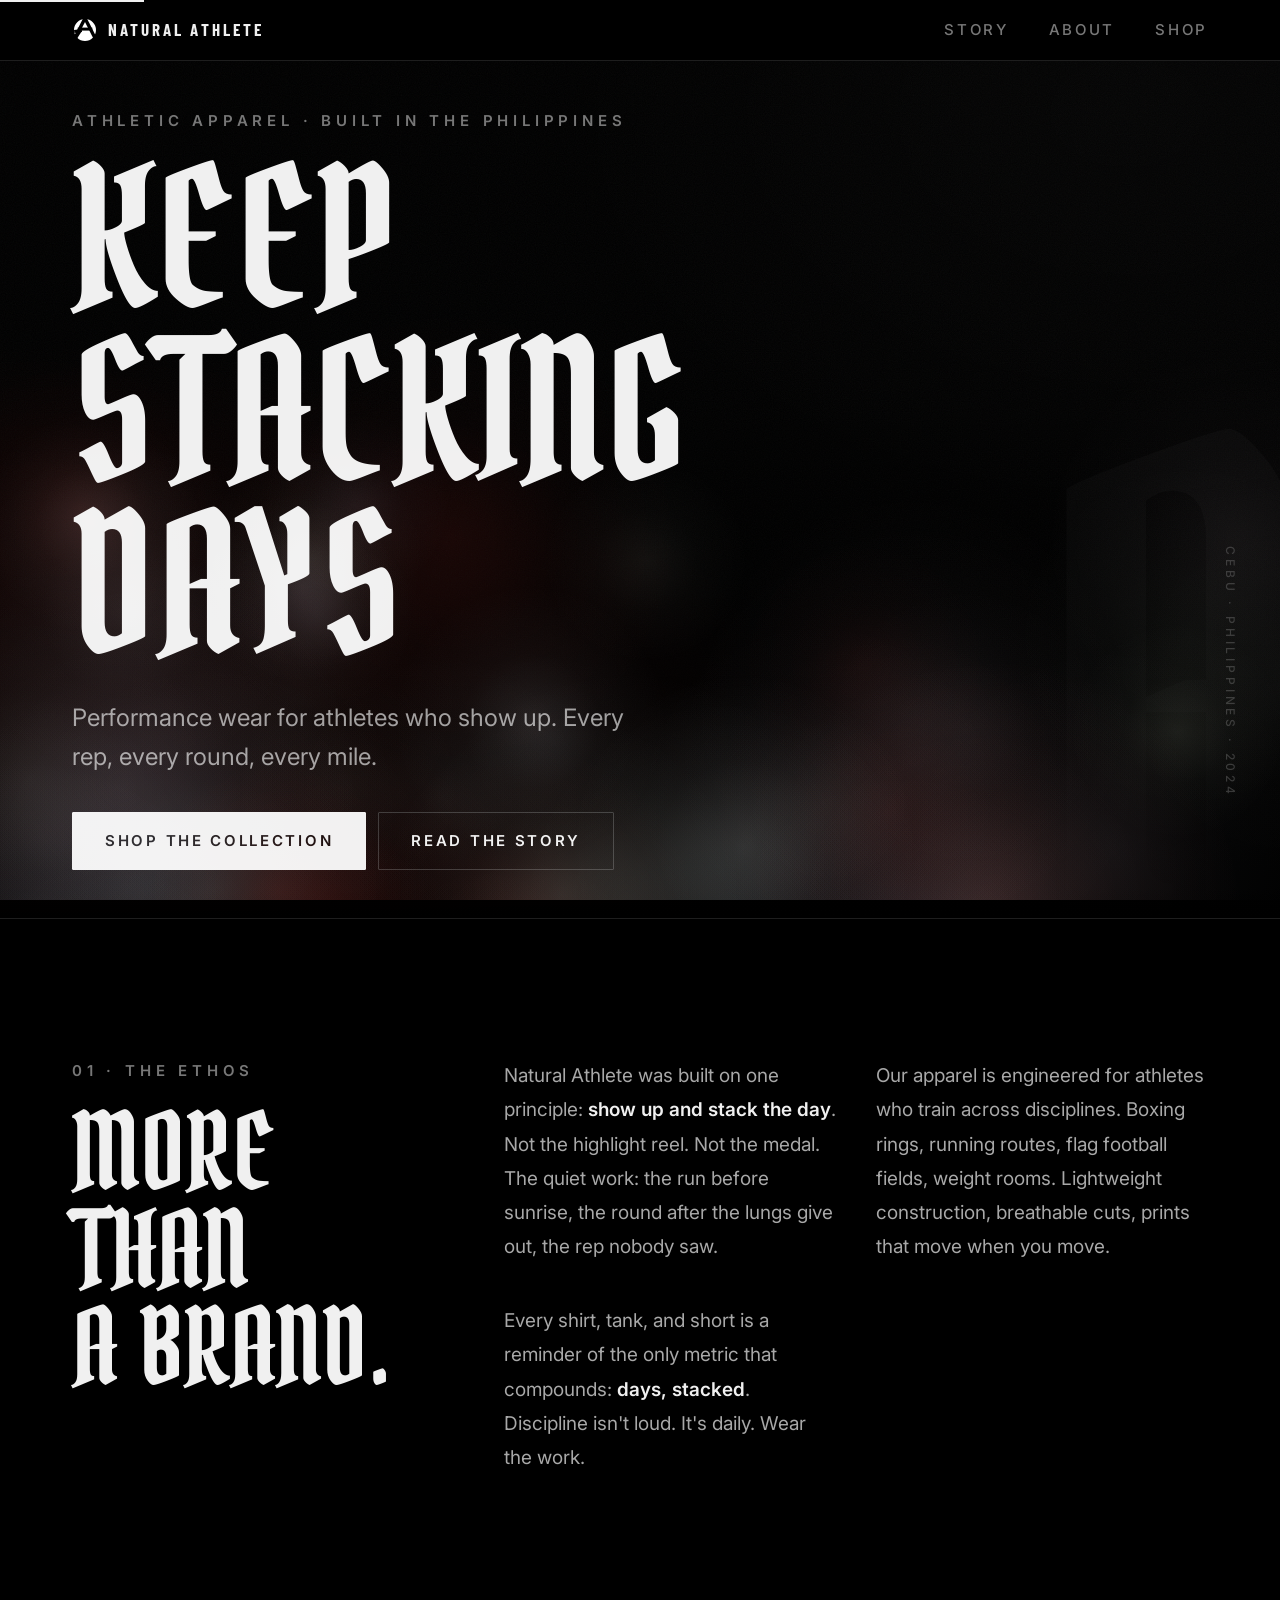
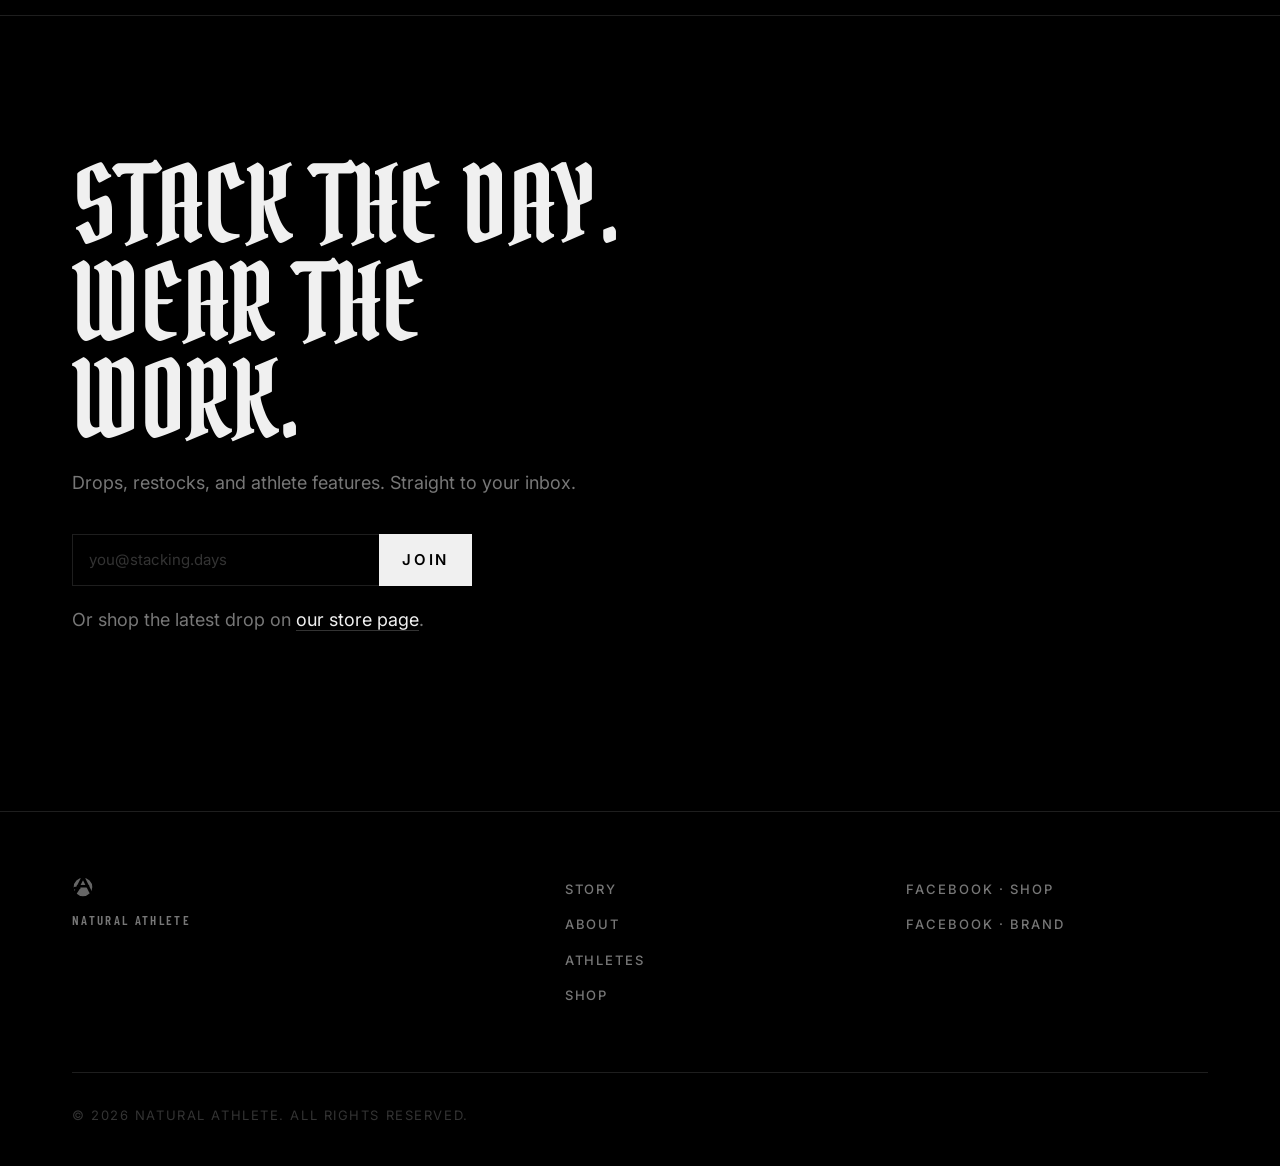
<file: index.html>
<!DOCTYPE html>
<html lang="en">
<head>
  <meta charset="UTF-8" />
  <meta name="viewport" content="width=device-width, initial-scale=1.0" />
  <meta name="theme-color" content="#000000" />

  <title>Natural Athlete · Keep Stacking Days · Athletic Apparel for Multi-Sport Training</title>
  <meta name="description" content="Natural Athlete is performance apparel built for athletes who keep stacking days. Designed in the Philippines for boxing, running, flag football, and everyday training. Discipline. Consistency. Movement." />
  <meta name="keywords" content="natural athlete, keep stacking days, athletic apparel, training apparel, performance wear, boxing apparel, running gear, flag football, Cebu, Philippines, multi-sport, athlete clothing brand" />
  <meta name="author" content="Natural Athlete" />
  <link rel="canonical" href="https://naturalathlete.shop/" />

  <meta property="og:type" content="website" />
  <meta property="og:site_name" content="Natural Athlete" />
  <meta property="og:title" content="Natural Athlete · Keep Stacking Days" />
  <meta property="og:description" content="Performance apparel for athletes who keep stacking days. Built in the Philippines for boxing, running, and multi-sport training." />
  <meta property="og:image" content="assets/img/keep-stacking-days.svg" />
  <meta property="og:url" content="https://naturalathlete.shop/" />

  <meta name="twitter:card" content="summary_large_image" />
  <meta name="twitter:title" content="Natural Athlete · Keep Stacking Days" />
  <meta name="twitter:description" content="Performance apparel for athletes who keep stacking days." />
  <meta name="twitter:image" content="assets/img/keep-stacking-days.svg" />

  <link rel="icon" type="image/svg+xml" href="assets/img/logo-a.svg" />
  <link rel="apple-touch-icon" href="assets/img/logo-a.svg" />

  <link rel="preconnect" href="https://fonts.googleapis.com" />
  <link rel="preconnect" href="https://fonts.gstatic.com" crossorigin />
  <link href="https://fonts.googleapis.com/css2?family=Pirata+One&family=Barlow+Condensed:wght@700;800&family=Inter:wght@300;400;500;600;700;800&display=swap" rel="stylesheet" />

  <link rel="stylesheet" href="style.css" />

  <script type="application/ld+json">
  {
    "@context": "https://schema.org",
    "@type": "Organization",
    "name": "Natural Athlete",
    "alternateName": "Keep Stacking Days",
    "url": "https://naturalathlete.shop/",
    "logo": "https://naturalathlete.shop/assets/img/logo-a.svg",
    "slogan": "Keep Stacking Days",
    "description": "Performance athletic apparel built for multi-sport athletes who train with discipline and consistency.",
    "foundingLocation": {
      "@type": "Place",
      "address": {
        "@type": "PostalAddress",
        "addressLocality": "Cebu",
        "addressCountry": "PH"
      }
    },
    "sameAs": [
      "https://www.facebook.com/profile.php?id=61582698228003",
      "https://www.facebook.com/profile.php?id=100083360957847"
    ]
  }
  </script>
  <script type="application/ld+json">
  {
    "@context": "https://schema.org",
    "@type": "WebSite",
    "url": "https://naturalathlete.shop/",
    "name": "Natural Athlete",
    "potentialAction": {
      "@type": "SearchAction",
      "target": "https://naturalathlete.shop/?q={search_term_string}",
      "query-input": "required name=search_term_string"
    }
  }
  </script>
</head>
<body>

  <a class="skip-link" href="#main">Skip to content</a>

  <header>
    <nav class="nav" aria-label="Primary">
      <div class="container nav-inner">
        <a href="/" class="brand" aria-label="Natural Athlete Home">
          <img src="assets/img/logo-a.svg" alt="Natural Athlete logo" width="36" height="36" />
          <span class="brand-name">natural athlete</span>
        </a>
        <ul class="nav-links">
          <li><a href="#story">Story</a></li>
          <li><a href="about.html">About</a></li>
          <li><a href="shop.html">Shop</a></li>
        </ul>
        <button class="nav-toggle" aria-label="Toggle menu" aria-expanded="false">
          <span></span><span></span><span></span>
        </button>
      </div>
      <div class="nav-mobile" hidden>
        <a href="#story">Story</a>
        <a href="about.html">About</a>
        <a href="shop.html">Shop</a>
      </div>
    </nav>
  </header>

  <main id="main">

    <section class="hero" aria-labelledby="hero-heading">
      <div class="hero-mark" aria-hidden="true">A</div>
      <div class="container hero-inner">
        <span class="hero-side" aria-hidden="true">Cebu · Philippines · 2024</span>
        <p class="eyebrow">Athletic Apparel · Built in the Philippines</p>
        <h1 id="hero-heading" class="display">
          KEEP<br/>STACKING<br/>DAYS
        </h1>
        <p class="hero-sub">Performance wear for athletes who show up. Every rep, every round, every mile.</p>
        <div class="hero-cta">
          <a href="shop.html" class="btn btn-primary">Shop the Collection</a>
          <a href="#story" class="btn btn-ghost">Read the Story</a>
        </div>
      </div>
    </section>

    <section id="story" class="story" aria-labelledby="story-heading">
      <div class="container">
        <div class="story-inner">
          <div class="story-left">
            <p class="eyebrow">01 · The Ethos</p>
            <h2 id="story-heading" class="display-md">More than<br/>a brand.</h2>
          </div>
          <div class="story-right">
            <p>Natural Athlete was built on one principle: <strong>show up and stack the day</strong>. Not the highlight reel. Not the medal. The quiet work: the run before sunrise, the round after the lungs give out, the rep nobody saw.</p>
            <p>Our apparel is engineered for athletes who train across disciplines. Boxing rings, running routes, flag football fields, weight rooms. Lightweight construction, breathable cuts, prints that move when you move.</p>
            <p>Every shirt, tank, and short is a reminder of the only metric that compounds: <strong>days, stacked</strong>. Discipline isn't loud. It's daily. Wear the work.</p>
          </div>
        </div>
      </div>
    </section>


    <section id="shop" class="cta" aria-labelledby="cta-heading">
      <div class="container">
        <div class="cta-inner">
          <h2 id="cta-heading" class="display-md">Stack the day.<br/>Wear the work.</h2>
          <p>Drops, restocks, and athlete features. Straight to your inbox.</p>
          <form class="signup" action="#" method="post" aria-label="Email signup">
            <label for="email-home" class="sr-only">Email address</label>
            <input type="email" id="email-home" name="email" placeholder="you@stacking.days" required />
            <button type="submit" class="btn btn-primary">Join</button>
          </form>
          <p class="cta-foot">Or shop the latest drop on <a href="https://www.facebook.com/profile.php?id=61582698228003" rel="noopener noreferrer" target="_blank">our store page</a>.</p>
        </div>
      </div>
    </section>

  </main>

  <footer class="footer">
    <div class="container footer-inner">
      <div class="footer-brand">
        <img src="assets/img/logo-a.svg" alt="" width="40" height="40" aria-hidden="true" />
        <p class="footer-tag">natural athlete</p>
      </div>
      <nav aria-label="Footer">
        <ul class="footer-links">
          <li><a href="#story">Story</a></li>
          <li><a href="about.html">About</a></li>
          <li><a href="#athletes">Athletes</a></li>
          <li><a href="shop.html">Shop</a></li>
        </ul>
      </nav>
      <ul class="socials" aria-label="Social media">
        <li><a href="https://www.facebook.com/profile.php?id=61582698228003" rel="noopener noreferrer" target="_blank">Facebook · Shop</a></li>
        <li><a href="https://www.facebook.com/profile.php?id=100083360957847" rel="noopener noreferrer" target="_blank">Facebook · Brand</a></li>
      </ul>
      <p class="copy">© <span id="year">2026</span> Natural Athlete. All rights reserved.</p>
    </div>
  </footer>

  <script src="script.js" defer></script>
</body>
</html>
</file>
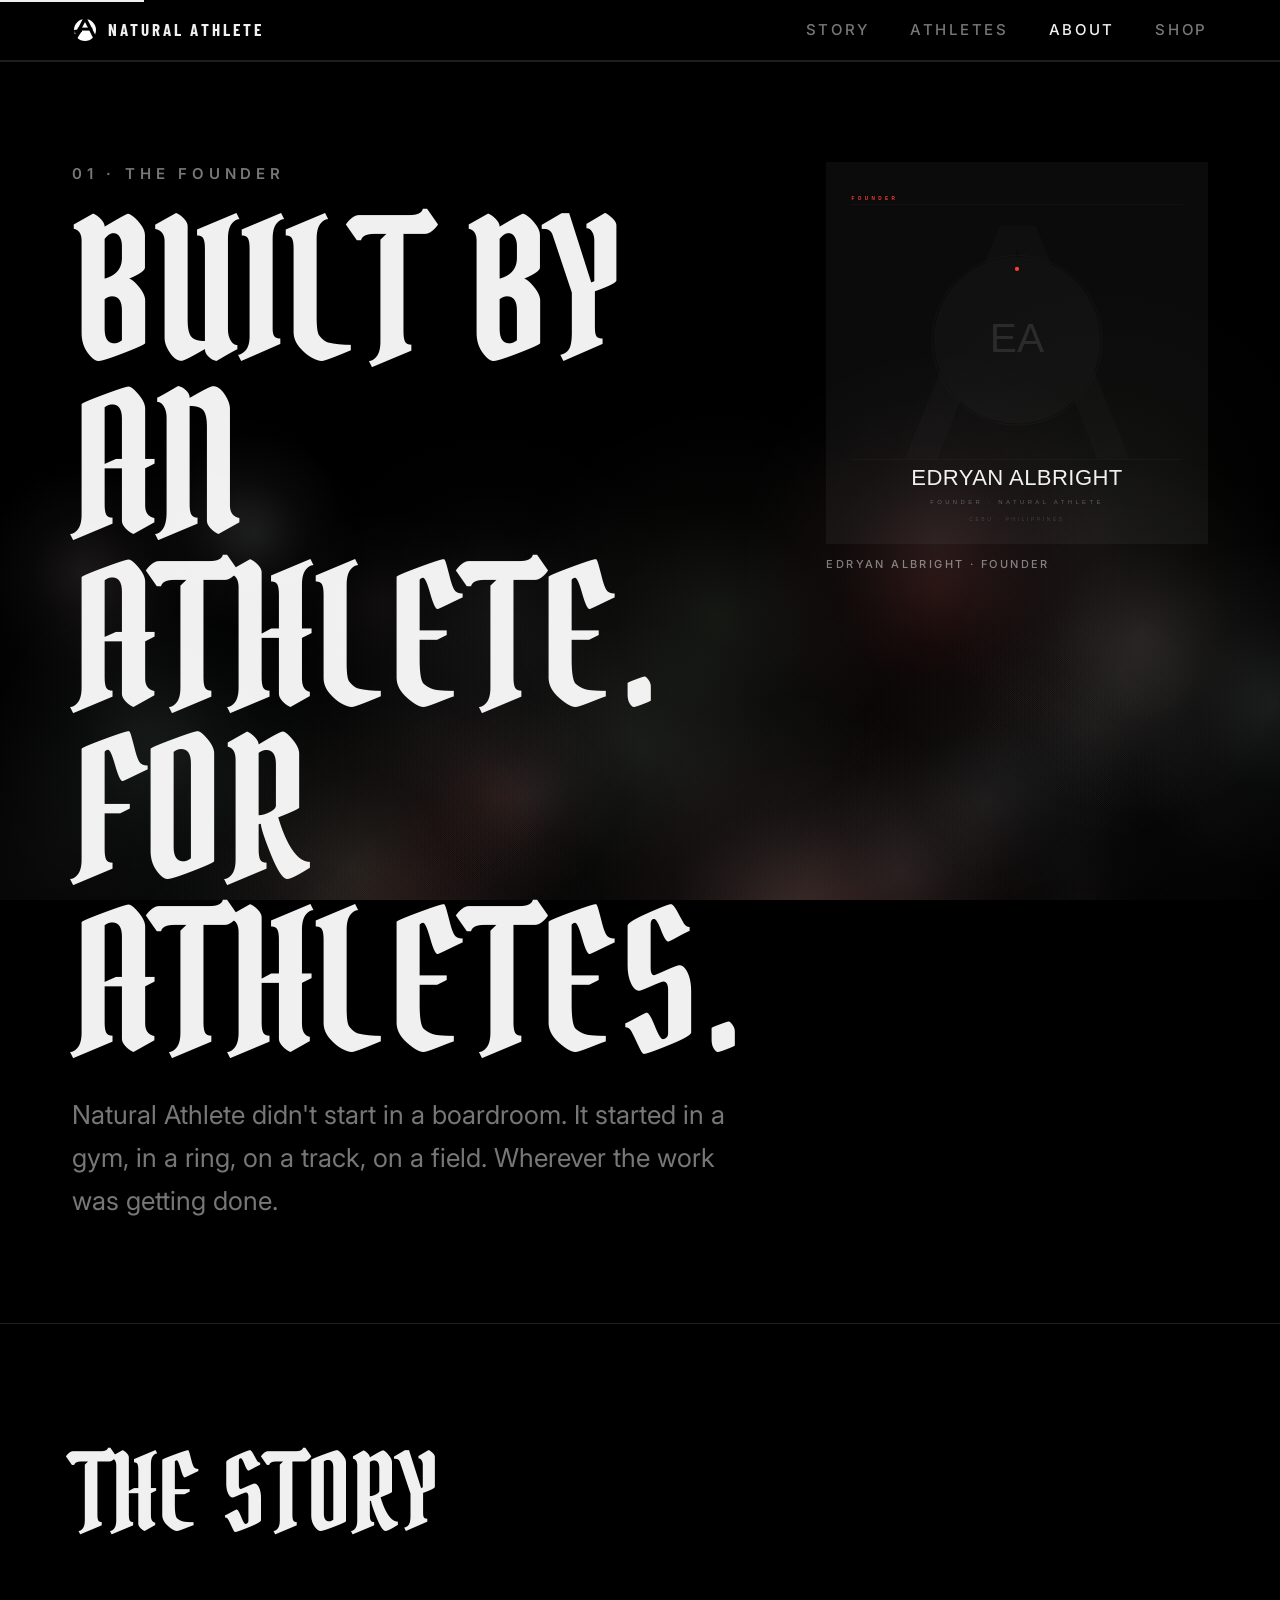
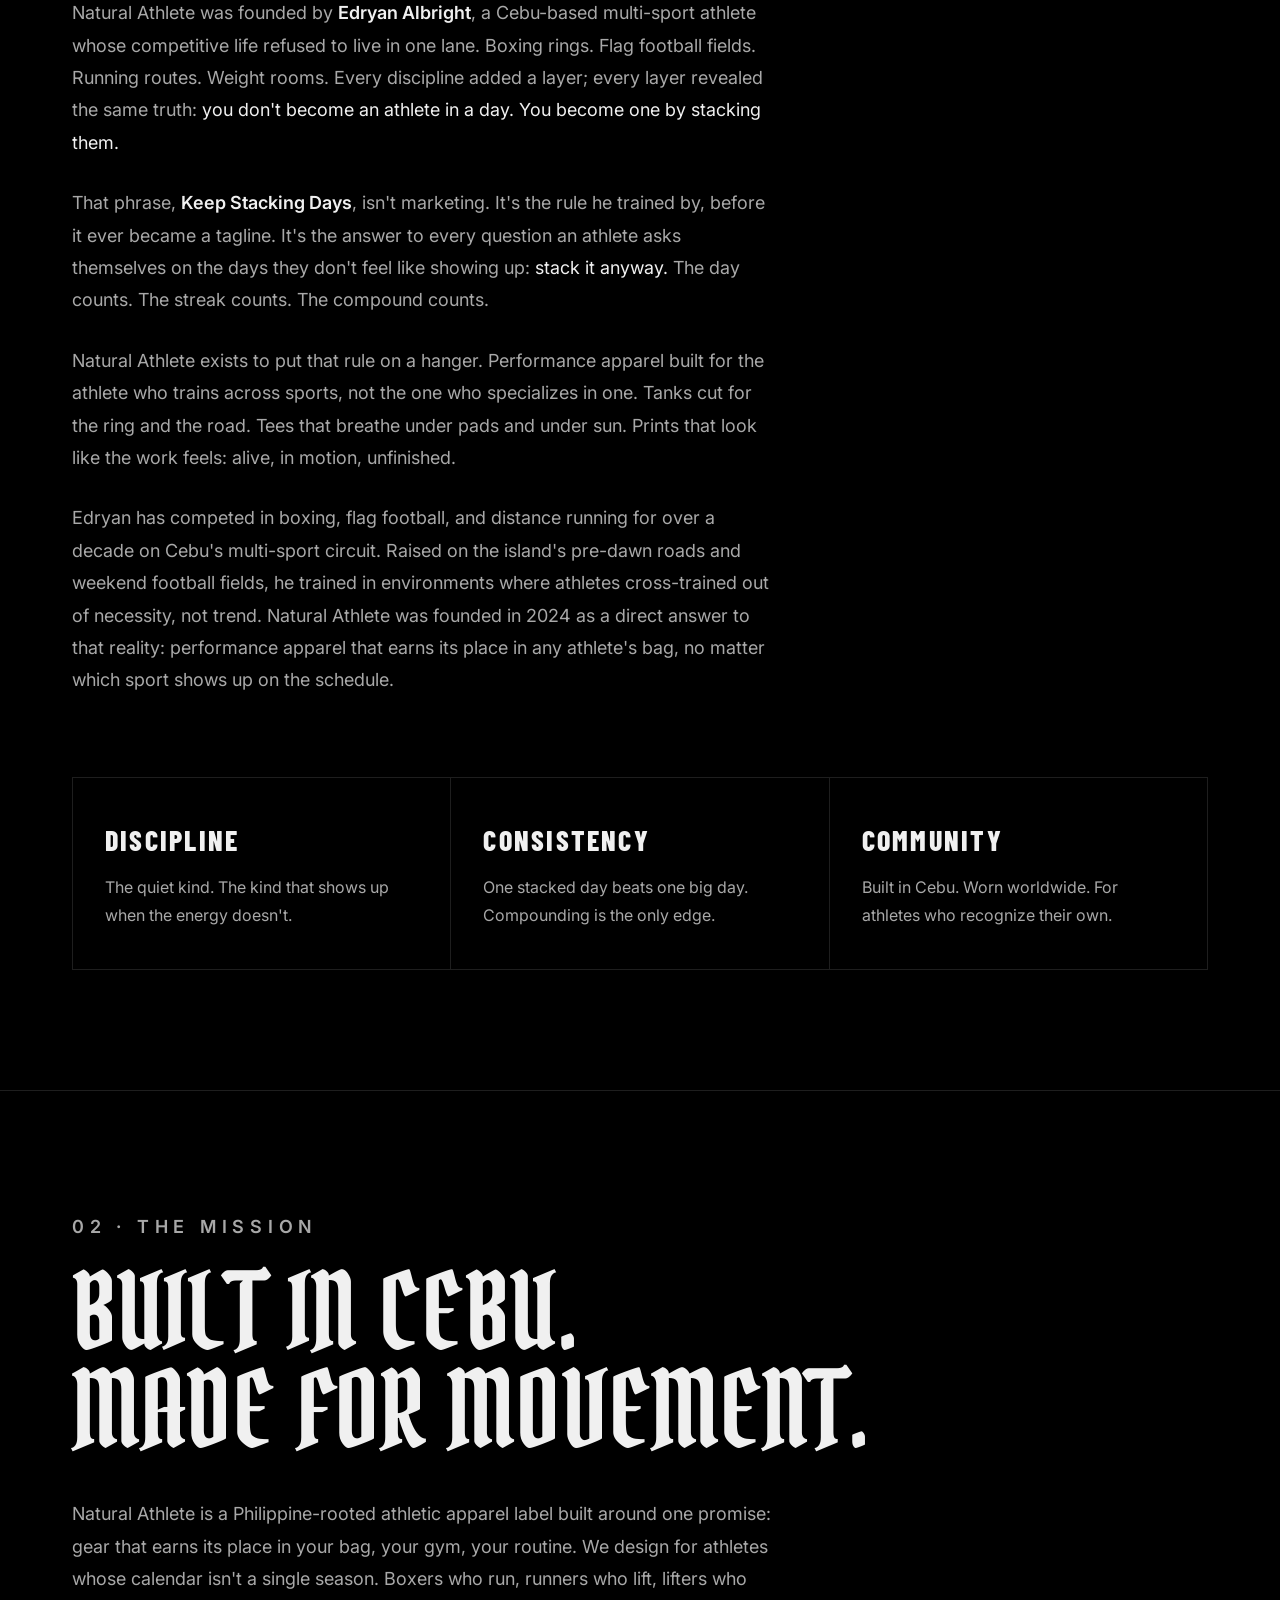
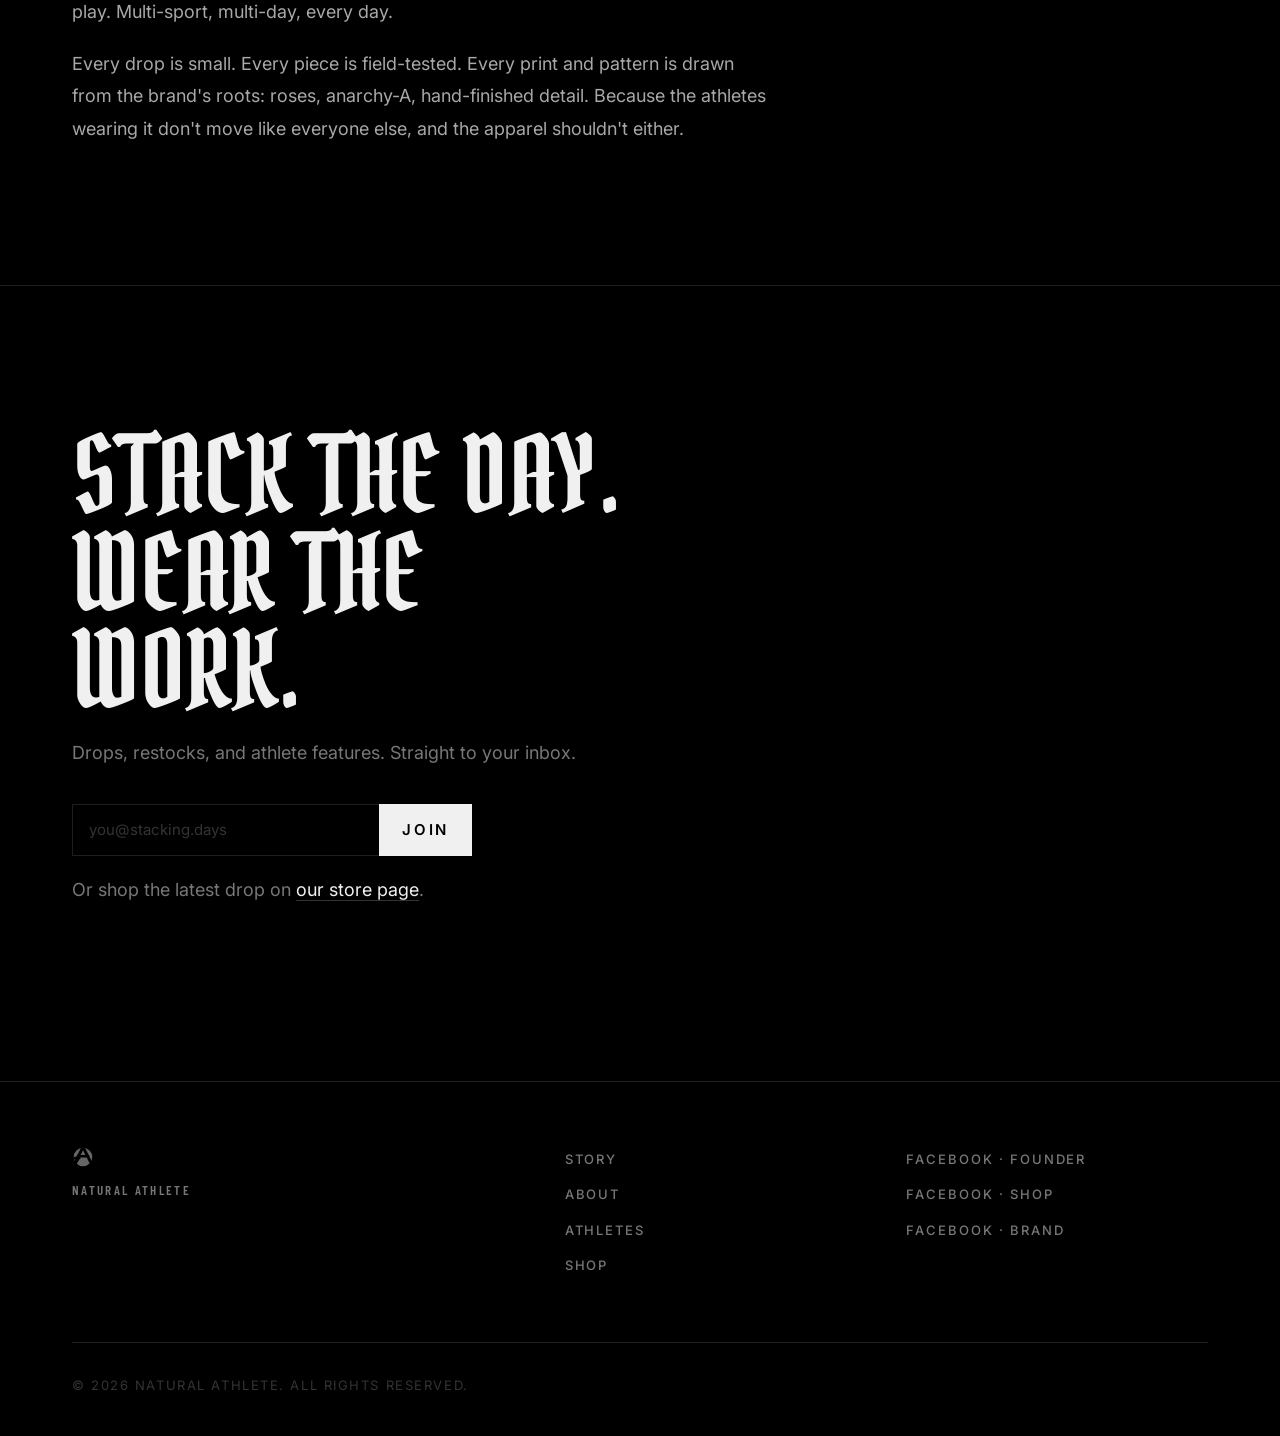
<file: about.html>
<!DOCTYPE html>
<html lang="en">
<head>
  <meta charset="UTF-8" />
  <meta name="viewport" content="width=device-width, initial-scale=1.0" />
  <meta name="theme-color" content="#000000" />

  <title>About | Natural Athlete · The Story Behind Keep Stacking Days</title>
  <meta name="description" content="The story behind Natural Athlete — an athletic apparel brand built in Cebu, Philippines by a multi-sport athlete for athletes who keep stacking days. Discipline, consistency, and movement, stitched into every piece." />
  <meta name="keywords" content="natural athlete about, keep stacking days founder, athletic apparel Cebu, Philippines clothing brand, multi-sport athlete brand, Edryan Albright" />
  <link rel="canonical" href="https://naturalathlete.shop/about.html" />

  <meta property="og:type" content="profile" />
  <meta property="og:site_name" content="Natural Athlete" />
  <meta property="og:title" content="About Natural Athlete · The Story Behind Keep Stacking Days" />
  <meta property="og:description" content="An athletic apparel brand built in the Philippines by a multi-sport athlete for athletes who keep stacking days." />
  <meta property="og:image" content="assets/img/founder.svg" />
  <meta property="og:url" content="https://naturalathlete.shop/about.html" />

  <meta name="twitter:card" content="summary_large_image" />
  <meta name="twitter:title" content="About Natural Athlete" />
  <meta name="twitter:description" content="The story behind Keep Stacking Days." />
  <meta name="twitter:image" content="assets/img/founder.svg" />

  <link rel="icon" type="image/svg+xml" href="assets/img/logo-a.svg" />
  <link rel="apple-touch-icon" href="assets/img/logo-a.svg" />

  <link rel="preconnect" href="https://fonts.googleapis.com" />
  <link rel="preconnect" href="https://fonts.gstatic.com" crossorigin />
  <link href="https://fonts.googleapis.com/css2?family=Pirata+One&family=Barlow+Condensed:wght@700;800&family=Inter:wght@300;400;500;600;700;800&display=swap" rel="stylesheet" />

  <link rel="stylesheet" href="style.css" />

  <script type="application/ld+json">
  {
    "@context": "https://schema.org",
    "@type": "Person",
    "name": "Edryan Albright",
    "jobTitle": "Founder, Natural Athlete",
    "image": "https://naturalathlete.shop/assets/img/founder.svg",
    "description": "Founder of Natural Athlete — a multi-sport athlete building performance apparel for athletes who keep stacking days.",
    "worksFor": {
      "@type": "Organization",
      "name": "Natural Athlete",
      "url": "https://naturalathlete.shop/"
    },
    "address": {
      "@type": "PostalAddress",
      "addressLocality": "Cebu",
      "addressCountry": "PH"
    },
    "sameAs": [
      "https://www.facebook.com/edryan.albright.5"
    ]
  }
  </script>
  <script type="application/ld+json">
  {
    "@context": "https://schema.org",
    "@type": "AboutPage",
    "url": "https://naturalathlete.shop/about.html",
    "name": "About Natural Athlete",
    "isPartOf": {
      "@type": "WebSite",
      "url": "https://naturalathlete.shop/",
      "name": "Natural Athlete"
    }
  }
  </script>
</head>
<body>

  <a class="skip-link" href="#main">Skip to content</a>

  <header>
    <nav class="nav" aria-label="Primary">
      <div class="container nav-inner">
        <a href="/" class="brand" aria-label="Natural Athlete Home">
          <img src="assets/img/logo-a.svg" alt="Natural Athlete logo" width="36" height="36" />
          <span class="brand-name">natural athlete</span>
        </a>
        <ul class="nav-links">
          <li><a href="index.html#story">Story</a></li>
          <li><a href="index.html#athletes">Athletes</a></li>
          <li><a href="about.html" aria-current="page">About</a></li>
          <li><a href="shop.html">Shop</a></li>
        </ul>
        <button class="nav-toggle" aria-label="Toggle menu" aria-expanded="false">
          <span></span><span></span><span></span>
        </button>
      </div>
      <div class="nav-mobile" hidden>
        <a href="index.html#story">Story</a>
        <a href="index.html#athletes">Athletes</a>
        <a href="about.html" aria-current="page">About</a>
        <a href="shop.html">Shop</a>
      </div>
    </nav>
  </header>

  <main id="main">

    <section class="about-hero" aria-labelledby="about-heading">
      <div class="container about-hero-inner">
        <div class="about-hero-text">
          <p class="eyebrow">01 · The Founder</p>
          <h1 id="about-heading" class="display">Built by an<br/>athlete.<br/>For athletes.</h1>
          <p class="lede">Natural Athlete didn't start in a boardroom. It started in a gym, in a ring, on a track, on a field. Wherever the work was getting done.</p>
        </div>
        <figure class="about-hero-photo">
          <img src="assets/img/founder.svg" alt="Edryan Albright, founder of Natural Athlete, on the field in Cebu wearing his number 2 jersey after a play" width="900" height="900" loading="eager" />
          <figcaption>Edryan Albright · Founder</figcaption>
        </figure>
      </div>
    </section>

    <section class="bio" aria-labelledby="bio-heading">
      <div class="container bio-inner">
        <h2 id="bio-heading" class="display-md">The story</h2>

        <article class="bio-block">
          <p>Natural Athlete was founded by <strong>Edryan Albright</strong>, a Cebu-based multi-sport athlete whose competitive life refused to live in one lane. Boxing rings. Flag football fields. Running routes. Weight rooms. Every discipline added a layer; every layer revealed the same truth: <em>you don't become an athlete in a day. You become one by stacking them.</em></p>

          <p>That phrase, <strong>Keep Stacking Days</strong>, isn't marketing. It's the rule he trained by, before it ever became a tagline. It's the answer to every question an athlete asks themselves on the days they don't feel like showing up: <em>stack it anyway.</em> The day counts. The streak counts. The compound counts.</p>

          <p>Natural Athlete exists to put that rule on a hanger. Performance apparel built for the athlete who trains across sports, not the one who specializes in one. Tanks cut for the ring and the road. Tees that breathe under pads and under sun. Prints that look like the work feels: alive, in motion, unfinished.</p>

          <p>Edryan has competed in boxing, flag football, and distance running for over a decade on Cebu's multi-sport circuit. Raised on the island's pre-dawn roads and weekend football fields, he trained in environments where athletes cross-trained out of necessity, not trend. Natural Athlete was founded in 2024 as a direct answer to that reality: performance apparel that earns its place in any athlete's bag, no matter which sport shows up on the schedule.</p>
        </article>

        <div class="pillars" role="list">
          <div class="pillar" role="listitem">
            <h3>Discipline</h3>
            <p>The quiet kind. The kind that shows up when the energy doesn't.</p>
          </div>
          <div class="pillar" role="listitem">
            <h3>Consistency</h3>
            <p>One stacked day beats one big day. Compounding is the only edge.</p>
          </div>
          <div class="pillar" role="listitem">
            <h3>Community</h3>
            <p>Built in Cebu. Worn worldwide. For athletes who recognize their own.</p>
          </div>
        </div>
      </div>
    </section>

    <section class="origin" aria-labelledby="origin-heading">
      <div class="container origin-inner">
        <p class="eyebrow">02 · The Mission</p>
        <h2 id="origin-heading" class="display-md">Built in Cebu.<br/>Made for movement.</h2>
        <p>Natural Athlete is a Philippine-rooted athletic apparel label built around one promise: gear that earns its place in your bag, your gym, your routine. We design for athletes whose calendar isn't a single season. Boxers who run, runners who lift, lifters who play. Multi-sport, multi-day, every day.</p>
        <p>Every drop is small. Every piece is field-tested. Every print and pattern is drawn from the brand's roots: roses, anarchy-A, hand-finished detail. Because the athletes wearing it don't move like everyone else, and the apparel shouldn't either.</p>
      </div>
    </section>

    <section class="cta" aria-labelledby="about-cta-heading">
      <div class="container">
        <div class="cta-inner">
          <h2 id="about-cta-heading" class="display-md">Stack the day.<br/>Wear the work.</h2>
          <p>Drops, restocks, and athlete features. Straight to your inbox.</p>
          <form class="signup" action="#" method="post" aria-label="Email signup">
            <label for="email-about" class="sr-only">Email address</label>
            <input type="email" id="email-about" name="email" placeholder="you@stacking.days" required />
            <button type="submit" class="btn btn-primary">Join</button>
          </form>
          <p class="cta-foot">Or shop the latest drop on <a href="https://www.facebook.com/profile.php?id=61582698228003" rel="noopener noreferrer" target="_blank">our store page</a>.</p>
        </div>
      </div>
    </section>

  </main>

  <footer class="footer">
    <div class="container footer-inner">
      <div class="footer-brand">
        <img src="assets/img/logo-a.svg" alt="" width="40" height="40" aria-hidden="true" />
        <p class="footer-tag">natural athlete</p>
      </div>
      <nav aria-label="Footer">
        <ul class="footer-links">
          <li><a href="index.html#story">Story</a></li>
          <li><a href="about.html">About</a></li>
          <li><a href="index.html#athletes">Athletes</a></li>
          <li><a href="shop.html">Shop</a></li>
        </ul>
      </nav>
      <ul class="socials" aria-label="Social media">
        <li><a href="https://www.facebook.com/edryan.albright.5" rel="noopener noreferrer" target="_blank">Facebook · Founder</a></li>
        <li><a href="https://www.facebook.com/profile.php?id=61582698228003" rel="noopener noreferrer" target="_blank">Facebook · Shop</a></li>
        <li><a href="https://www.facebook.com/profile.php?id=100083360957847" rel="noopener noreferrer" target="_blank">Facebook · Brand</a></li>
      </ul>
      <p class="copy">© <span id="year">2026</span> Natural Athlete. All rights reserved.</p>
    </div>
  </footer>

  <script src="script.js" defer></script>
</body>
</html>
</file>
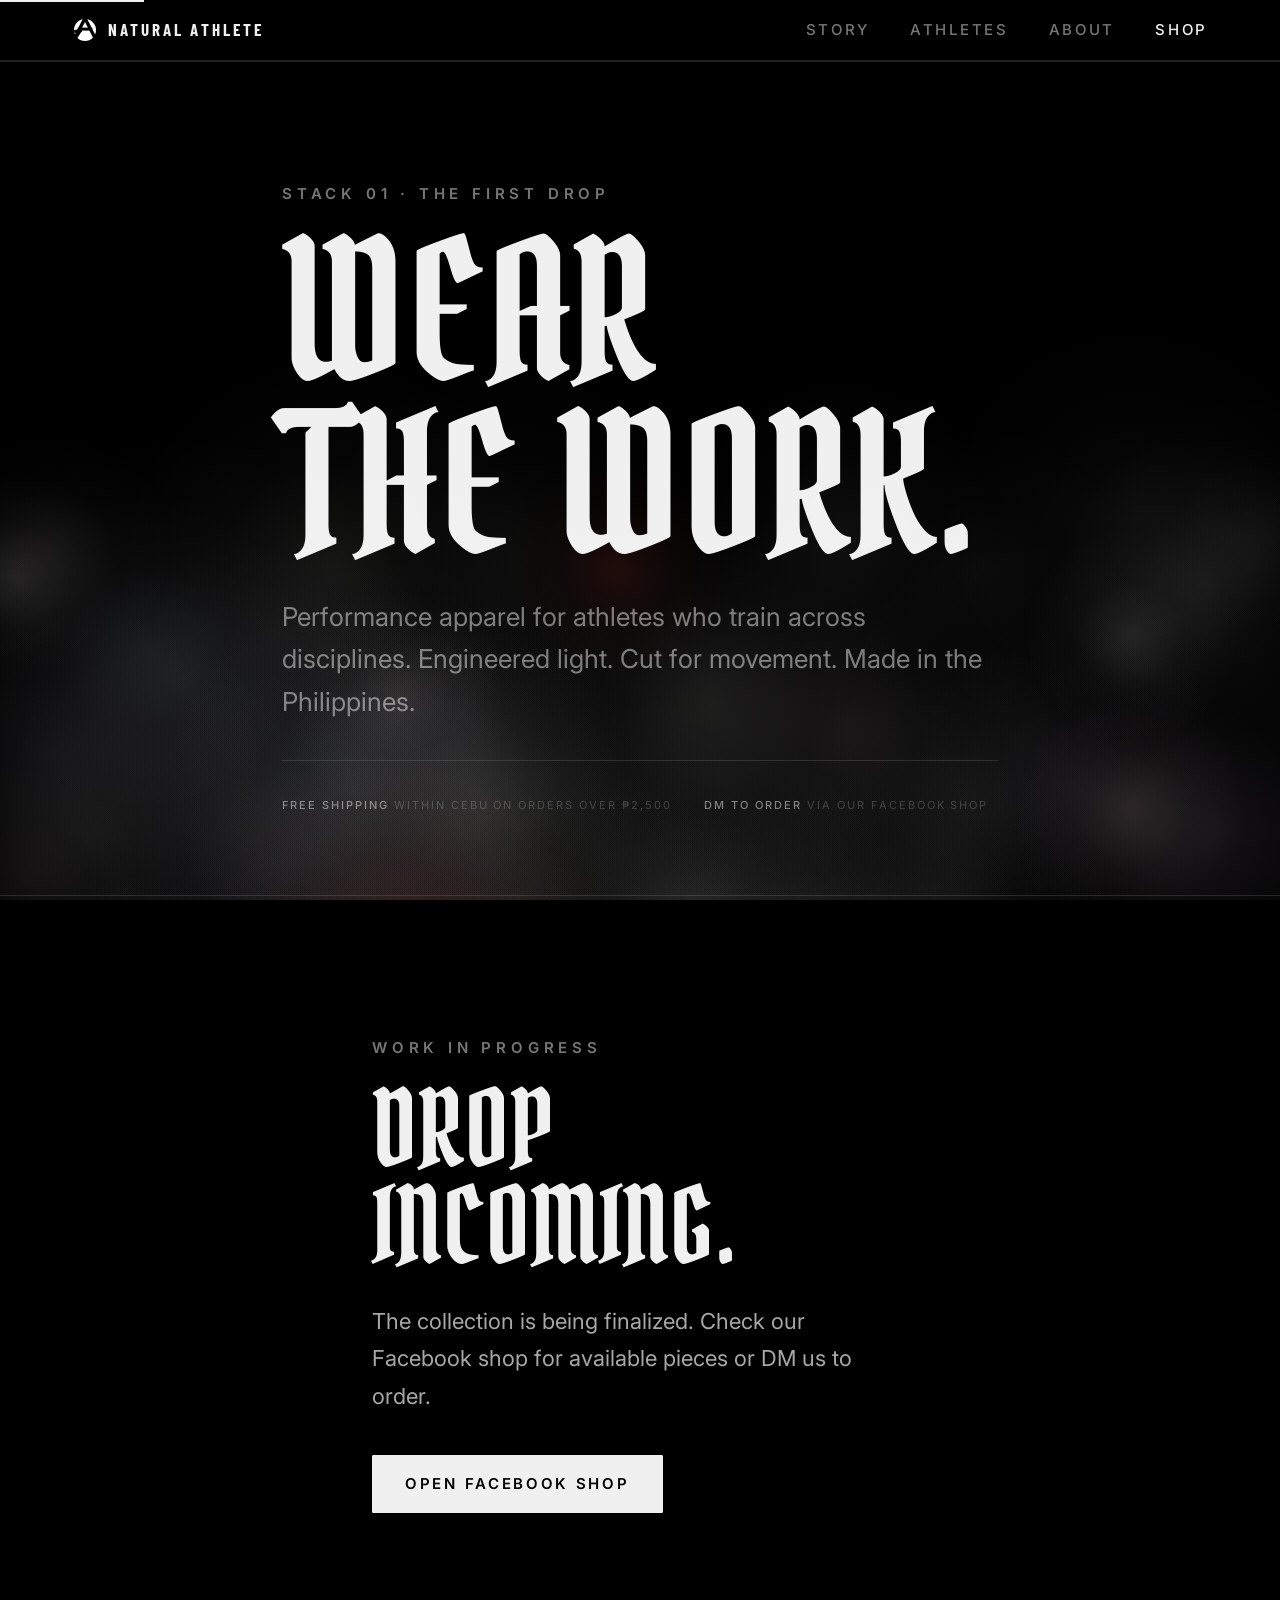
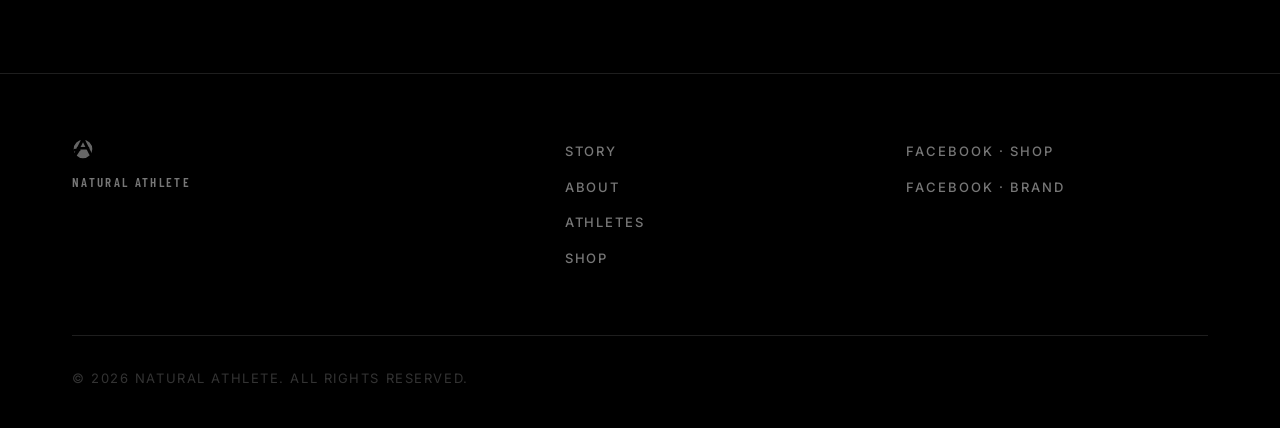
<file: shop.html>
<!DOCTYPE html>
<html lang="en">
<head>
  <meta charset="UTF-8" />
  <meta name="viewport" content="width=device-width, initial-scale=1.0" />
  <meta name="theme-color" content="#000000" />

  <title>Shop | Natural Athlete · Performance Apparel for Multi-Sport Athletes</title>
  <meta name="description" content="Shop the Natural Athlete collection. Performance singlets, training tees, tanks, and shorts engineered for boxing, running, and multi-sport training. Built in the Philippines." />
  <meta name="keywords" content="natural athlete shop, athletic apparel store, performance singlet, training tee, boxing tank, running singlet, multi-sport apparel, Cebu apparel brand, keep stacking days" />
  <meta name="author" content="Natural Athlete" />
  <link rel="canonical" href="https://naturalathlete.shop/shop.html" />

  <meta property="og:type" content="website" />
  <meta property="og:site_name" content="Natural Athlete" />
  <meta property="og:title" content="Shop | Natural Athlete · Keep Stacking Days" />
  <meta property="og:description" content="Shop the collection. Performance apparel built for athletes who stack days." />
  <meta property="og:image" content="assets/img/keep-stacking-days.svg" />
  <meta property="og:url" content="https://naturalathlete.shop/shop.html" />

  <meta name="twitter:card" content="summary_large_image" />
  <meta name="twitter:title" content="Shop | Natural Athlete" />
  <meta name="twitter:description" content="Performance apparel for athletes who keep stacking days." />
  <meta name="twitter:image" content="assets/img/keep-stacking-days.svg" />

  <link rel="icon" type="image/svg+xml" href="assets/img/logo-a.svg" />
  <link rel="apple-touch-icon" href="assets/img/logo-a.svg" />

  <link rel="preconnect" href="https://fonts.googleapis.com" />
  <link rel="preconnect" href="https://fonts.gstatic.com" crossorigin />
  <link href="https://fonts.googleapis.com/css2?family=Pirata+One&family=Barlow+Condensed:wght@700;800&family=Inter:wght@300;400;500;600;700;800&display=swap" rel="stylesheet" />

  <link rel="stylesheet" href="style.css" />

  <script type="application/ld+json">
  {
    "@context": "https://schema.org",
    "@type": "CollectionPage",
    "name": "Natural Athlete Shop",
    "url": "https://naturalathlete.shop/shop.html",
    "description": "Performance athletic apparel collection by Natural Athlete.",
    "isPartOf": {
      "@type": "WebSite",
      "name": "Natural Athlete",
      "url": "https://naturalathlete.shop/"
    },
    "about": {
      "@type": "Organization",
      "name": "Natural Athlete",
      "url": "https://naturalathlete.shop/"
    }
  }
  </script>
  <script type="application/ld+json">
  {
    "@context": "https://schema.org",
    "@type": "ItemList",
    "name": "Natural Athlete Collection Stack 01",
    "itemListOrder": "https://schema.org/ItemListOrderAscending",
    "itemListElement": [
      {
        "@type": "ListItem",
        "position": 1,
        "item": {
          "@type": "Product",
          "name": "Roses Singlet",
          "description": "Performance running singlet with the signature Roses print. Engineered for distance and heat.",
          "category": "Running Apparel",
          "brand": { "@type": "Brand", "name": "Natural Athlete" }
        }
      },
      {
        "@type": "ListItem",
        "position": 2,
        "item": {
          "@type": "Product",
          "name": "Stack Days Training Tee",
          "description": "Breathable training tee built for the ring, the road, and the weight room.",
          "category": "Training Apparel",
          "brand": { "@type": "Brand", "name": "Natural Athlete" }
        }
      },
      {
        "@type": "ListItem",
        "position": 3,
        "item": {
          "@type": "Product",
          "name": "Champion Tank",
          "description": "Cut-for-movement performance tank. Built for boxing, lifting, and high-intensity training.",
          "category": "Training Apparel",
          "brand": { "@type": "Brand", "name": "Natural Athlete" }
        }
      },
      {
        "@type": "ListItem",
        "position": 4,
        "item": {
          "@type": "Product",
          "name": "Daily Stack Shorts",
          "description": "Lightweight training shorts. Designed for stacking sessions back to back.",
          "category": "Training Apparel",
          "brand": { "@type": "Brand", "name": "Natural Athlete" }
        }
      }
    ]
  }
  </script>
</head>
<body>

  <a class="skip-link" href="#main">Skip to content</a>

  <header>
    <nav class="nav" aria-label="Primary">
      <div class="container nav-inner">
        <a href="/" class="brand" aria-label="Natural Athlete Home">
          <img src="assets/img/logo-a.svg" alt="Natural Athlete logo" width="36" height="36" />
          <span class="brand-name">natural athlete</span>
        </a>
        <ul class="nav-links">
          <li><a href="index.html#story">Story</a></li>
          <li><a href="index.html#athletes">Athletes</a></li>
          <li><a href="about.html">About</a></li>
          <li><a href="shop.html" aria-current="page">Shop</a></li>
        </ul>
        <button class="nav-toggle" aria-label="Toggle menu" aria-expanded="false">
          <span></span><span></span><span></span>
        </button>
      </div>
      <div class="nav-mobile" hidden>
        <a href="index.html#story">Story</a>
        <a href="index.html#athletes">Athletes</a>
        <a href="about.html">About</a>
        <a href="shop.html" aria-current="page">Shop</a>
      </div>
    </nav>
  </header>

  <main id="main">

    <section class="shop-hero" aria-labelledby="shop-heading">
      <div class="container shop-hero-inner">
        <p class="eyebrow">Stack 01 · The First Drop</p>
        <h1 id="shop-heading" class="display">Wear<br/>the work.</h1>
        <p class="lede">Performance apparel for athletes who train across disciplines. Engineered light. Cut for movement. Made in the Philippines.</p>
        <div class="shop-hero-meta">
          <span><strong>Free shipping</strong> within Cebu on orders over ₱2,500</span>
          <span><strong>DM to order</strong> via our Facebook shop</span>
        </div>
      </div>
    </section>

    <section class="shop-wip" aria-labelledby="wip-heading">
      <div class="container shop-wip-inner">
        <p class="eyebrow">Work in Progress</p>
        <h2 id="wip-heading" class="display-md">Drop incoming.</h2>
        <p class="shop-wip-body">The collection is being finalized. Check our Facebook shop for available pieces or DM us to order.</p>
        <a href="https://www.facebook.com/profile.php?id=61582698228003" rel="noopener noreferrer" target="_blank" class="btn btn-primary">Open Facebook Shop</a>
      </div>
    </section>

  </main>

  <footer class="footer">
    <div class="container footer-inner">
      <div class="footer-brand">
        <img src="assets/img/logo-a.svg" alt="" width="40" height="40" aria-hidden="true" />
        <p class="footer-tag">natural athlete</p>
      </div>
      <nav aria-label="Footer">
        <ul class="footer-links">
          <li><a href="index.html#story">Story</a></li>
          <li><a href="about.html">About</a></li>
          <li><a href="index.html#athletes">Athletes</a></li>
          <li><a href="shop.html">Shop</a></li>
        </ul>
      </nav>
      <ul class="socials" aria-label="Social media">
        <li><a href="https://www.facebook.com/profile.php?id=61582698228003" rel="noopener noreferrer" target="_blank">Facebook · Shop</a></li>
        <li><a href="https://www.facebook.com/profile.php?id=100083360957847" rel="noopener noreferrer" target="_blank">Facebook · Brand</a></li>
      </ul>
      <p class="copy">© <span id="year">2026</span> Natural Athlete. All rights reserved.</p>
    </div>
  </footer>

  <script src="script.js" defer></script>
</body>
</html>
</file>
<file: style.css>
/* ============================================================
   Natural Athlete · Keep Stacking Days
   Design: editorial, minimal, precise
============================================================ */

:root {
  --bg:      #000;
  --surface: #0b0b0b;
  --fg:      #f0f0f0;
  --muted:   #777;
  --faint:   #333;
  --line:    #1e1e1e;
  --accent:  #ff3b2f;
  --max:     1200px;
  --nav-h:   60px;
  --ease:    cubic-bezier(0.16, 1, 0.3, 1);
  --font-display: "Pirata One", "Palatino Linotype", serif;
  --font-ui:      "Barlow Condensed", "Impact", "Arial Narrow", sans-serif;
  --font-body:    "Inter", -apple-system, BlinkMacSystemFont, "Segoe UI", Roboto, sans-serif;
}

/* ── Smoke canvas ───────────────────────────────────────── */
.smoke-bg {
  position: fixed; inset: 0; z-index: 9999;
  pointer-events: none;
  mix-blend-mode: screen;
}

/* ── Reset ──────────────────────────────────────────────── */
*, *::before, *::after { box-sizing: border-box; margin: 0; padding: 0; }
html { scroll-behavior: smooth; -webkit-text-size-adjust: 100%; }
body {
  font-family: var(--font-body);
  background: var(--bg);
  color: var(--fg);
  line-height: 1.6;
  overflow-x: hidden;
  -webkit-font-smoothing: antialiased;
  -moz-osx-font-smoothing: grayscale;
}
img { max-width: 100%; height: auto; display: block; }
a { color: inherit; text-decoration: none; }
button { font: inherit; background: none; border: none; color: inherit; cursor: pointer; }

/* ── Layout ─────────────────────────────────────────────── */
.container { max-width: var(--max); margin: 0 auto; padding: 0 32px; }

/* ── Utilities ──────────────────────────────────────────── */
.sr-only {
  position: absolute; width: 1px; height: 1px;
  padding: 0; margin: -1px; overflow: hidden;
  clip: rect(0,0,0,0); white-space: nowrap; border: 0;
}
.skip-link {
  position: absolute; top: -40px; left: 0;
  background: var(--fg); color: var(--bg);
  padding: 8px 16px; z-index: 1000; transition: top .2s;
}
.skip-link:focus { top: 0; }

/* ── Scroll reveal (class-based — no inline style conflict) */
.reveal {
  opacity: 0;
  transform: translateY(18px);
  transition: opacity .7s var(--ease), transform .7s var(--ease);
}
.reveal.is-visible { opacity: 1; transform: none; }

/* ── Typography ─────────────────────────────────────────── */
.eyebrow {
  font-size: 15px;
  font-weight: 600;
  letter-spacing: 0.32em;
  text-transform: uppercase;
  color: var(--muted);
  margin-bottom: 20px;
}

.display {
  font-family: var(--font-display);
  font-weight: 400;
  font-size: clamp(76px, 15vw, 220px);
  line-height: 0.9;
  letter-spacing: 0.01em;
  text-transform: uppercase;
}

.display-md {
  font-family: var(--font-display);
  font-weight: 400;
  font-size: clamp(52px, 8.2vw, 120px);
  line-height: 0.93;
  letter-spacing: 0.01em;
  text-transform: uppercase;
}

.lede {
  font-size: clamp(20px, 2.2vw, 26px);
  color: var(--muted);
  max-width: 52ch;
  line-height: 1.65;
}

/* ── Tags ───────────────────────────────────────────────── */
.tag {
  display: inline-block;
  padding: 3px 10px;
  font-size: 10px; font-weight: 600; letter-spacing: 0.25em;
  text-transform: uppercase;
  color: var(--accent);
  border: 1px solid rgba(255,59,47,0.28);
  border-radius: 2px;
  margin-bottom: 14px;
}

/* ── Buttons ────────────────────────────────────────────── */
.btn {
  display: inline-flex; align-items: center; gap: 8px;
  padding: 16px 32px;
  font-size: 15px; font-weight: 600; letter-spacing: 0.18em; text-transform: uppercase;
  border-radius: 1px;
  transition: background .2s, color .2s, border-color .2s;
  cursor: pointer; border: 1px solid transparent;
  white-space: nowrap;
}
.btn-primary { background: var(--fg); color: #000; border-color: var(--fg); }
.btn-primary:hover { background: var(--accent); border-color: var(--accent); color: #fff; }
.btn-ghost { background: transparent; color: var(--fg); border-color: var(--faint); }
.btn-ghost:hover { border-color: var(--fg); }

/* ── Nav ────────────────────────────────────────────────── */
header {
  position: sticky; top: 0; z-index: 50;
  background: rgba(0,0,0,0.92);
  backdrop-filter: blur(20px);
  -webkit-backdrop-filter: blur(20px);
  border-bottom: 1px solid var(--line);
}
.nav-inner {
  display: flex; align-items: center; justify-content: space-between;
  height: var(--nav-h);
}
.brand { display: flex; align-items: center; gap: 10px; }
.brand img { width: 26px; height: 26px; }
.brand-name {
  font-family: var(--font-ui);
  font-size: 17px; font-weight: 700; letter-spacing: 0.18em; text-transform: uppercase;
}

.nav-links { list-style: none; display: flex; gap: 40px; }
.nav-links a {
  font-size: 15px; font-weight: 500; letter-spacing: 0.18em; text-transform: uppercase;
  color: var(--muted); transition: color .2s;
}
.nav-links a:hover { color: var(--fg); }
.nav-links a[aria-current="page"] { color: var(--fg); }

.nav-toggle { display: none; flex-direction: column; gap: 5px; padding: 8px; }
.nav-toggle span { display: block; width: 22px; height: 1.5px; background: var(--fg); transition: transform .25s, opacity .2s; }
.nav-toggle[aria-expanded="true"] span:nth-child(1) { transform: translateY(6.5px) rotate(45deg); }
.nav-toggle[aria-expanded="true"] span:nth-child(2) { opacity: 0; }
.nav-toggle[aria-expanded="true"] span:nth-child(3) { transform: translateY(-6.5px) rotate(-45deg); }

.nav-mobile { display: none; flex-direction: column; border-top: 1px solid var(--line); }
.nav-mobile a {
  font-size: 14px; font-weight: 500; letter-spacing: 0.18em; text-transform: uppercase;
  color: var(--muted); padding: 16px 32px; border-bottom: 1px solid var(--line);
  transition: color .2s;
}
.nav-mobile a:hover { color: var(--fg); }
.nav-mobile.open { display: flex; }

/* ── Hero ───────────────────────────────────────────────── */
.hero {
  position: relative; min-height: 72vh;
  display: flex; align-items: center; overflow: hidden;
  background:
    radial-gradient(ellipse at 4% 94%, rgba(255,59,47,0.16) 0%, transparent 46%),
    radial-gradient(ellipse at 88% 6%,  rgba(255,255,255,0.015) 0%, transparent 38%),
    #000;
}
/* Film grain */
.hero::before {
  content: ''; position: absolute; inset: 0; z-index: 1; pointer-events: none;
  background-image: url("data:image/svg+xml,%3Csvg xmlns='http://www.w3.org/2000/svg' width='256' height='256'%3E%3Cfilter id='n'%3E%3CfeTurbulence type='fractalNoise' baseFrequency='0.9' numOctaves='4' stitchTiles='stitch'/%3E%3C/filter%3E%3Crect width='256' height='256' filter='url(%23n)'/%3E%3C/svg%3E");
  opacity: 0.04;
}
/* Bottom gradient for text legibility */
.hero::after {
  content: ''; position: absolute; inset: 0; z-index: 2;
  background: linear-gradient(to top, #000 0%, rgba(0,0,0,0.5) 28%, transparent 65%);
}
/* Giant watermark A */
.hero-mark {
  position: absolute; right: -0.04em; bottom: -0.08em; z-index: 1;
  font-family: var(--font-display); font-weight: 400;
  font-size: clamp(300px, 52vw, 700px);
  line-height: 0.82; letter-spacing: -0.02em; text-transform: uppercase;
  color: rgba(255,255,255,0.022);
  pointer-events: none; user-select: none; aria-hidden: true;
}
.hero-inner {
  position: relative; z-index: 3;
  padding: 48px 32px; width: 100%;
}
/* Vertical editorial side label */
.hero-side {
  position: absolute; right: 0; bottom: 120px;
  writing-mode: vertical-rl; text-orientation: mixed;
  font-size: 12px; font-weight: 500; letter-spacing: 0.32em; text-transform: uppercase;
  color: var(--faint);
  pointer-events: none; user-select: none;
}
.hero h1 { margin: 14px 0 28px; }
.hero-sub {
  font-size: clamp(19px, 2vw, 24px); max-width: 38ch;
  color: rgba(240,240,240,0.65); margin-bottom: 36px; line-height: 1.6;
}
.hero-cta { display: flex; gap: 12px; flex-wrap: wrap; }

/* ── Story ──────────────────────────────────────────────── */
.story { padding: 140px 0; border-top: 1px solid var(--line); }
.story-inner {
  display: grid; grid-template-columns: 1fr 2fr; gap: 80px; align-items: start;
}
.story-right { display: grid; grid-template-columns: 1fr 1fr; gap: 40px; }
.story-right p { font-size: 19px; color: #a8a8a8; line-height: 1.8; }
.story-right p strong { color: var(--fg); font-weight: 600; }

/* ── Athletes ───────────────────────────────────────────── */
.athletes { padding: 140px 0; border-top: 1px solid var(--line); }
.athletes-header { margin-bottom: 64px; }
.athletes h2 { margin-top: 12px; }
.athletes-lede { color: var(--muted); max-width: 56ch; margin-top: 20px; font-size: 18px; line-height: 1.75; }

.showcase {
  display: grid; grid-template-columns: repeat(3, 1fr);
  gap: 1px; background: var(--line);
  border: 1px solid var(--line);
}
.card { background: var(--bg); overflow: hidden; }
.card-img { display: none; }
.card-img-on .card-img { display: block; aspect-ratio: 3 / 4; overflow: hidden; }
.card-img img {
  width: 100%; height: 100%; object-fit: cover;
  transition: transform .9s var(--ease), filter .4s;
  filter: grayscale(25%);
}
.card:hover .card-img img { transform: scale(1.04); filter: grayscale(0%); }
.card-meta { padding: 36px 28px 40px; }
.card-meta h3 {
  font-family: var(--font-ui); font-weight: 800;
  font-size: 22px; letter-spacing: 0.06em; text-transform: uppercase; margin-bottom: 6px;
}
.card-meta p { color: #a8a8a8; font-size: 15px; line-height: 1.65; }

/* ── About ──────────────────────────────────────────────── */
.about-hero { padding: 100px 0; border-top: 1px solid var(--line); }
.about-hero-inner { display: grid; grid-template-columns: 1fr 1fr; gap: 80px; align-items: start; }
.about-hero h1 { margin: 12px 0 24px; }
.about-hero-photo img { width: 100%; aspect-ratio: 1 / 1; object-fit: cover; }
.about-hero-photo figcaption {
  padding: 12px 0 0;
  font-size: 11px; letter-spacing: 0.22em; text-transform: uppercase;
  color: var(--muted); font-weight: 500;
}

.bio { padding: 120px 0; border-top: 1px solid var(--line); }
.bio h2 { margin-bottom: 56px; }
.bio-block p { font-size: 18px; color: #a8a8a8; margin-bottom: 28px; max-width: 64ch; line-height: 1.8; }
.bio-block p strong { color: var(--fg); font-weight: 600; }
.bio-block p em { font-style: normal; color: var(--fg); }

.pillars {
  display: grid; grid-template-columns: repeat(3, 1fr);
  gap: 1px; background: var(--line); border: 1px solid var(--line);
  margin-top: 80px;
}
.pillar { padding: 40px 32px; background: var(--bg); }
.pillar h3 {
  font-family: var(--font-ui); font-weight: 800;
  font-size: 28px; letter-spacing: 0.08em; text-transform: uppercase; margin-bottom: 12px;
}
.pillar p { color: #a8a8a8; font-size: 16px; line-height: 1.7; }

.origin { padding: 120px 0; border-top: 1px solid var(--line); }
.origin h2 { margin: 12px 0 40px; }
.origin p { font-size: 18px; color: #a8a8a8; margin-bottom: 20px; max-width: 64ch; line-height: 1.8; }

/* ── Shop Hero ──────────────────────────────────────────── */
.shop-hero { padding: 120px 0 80px; border-top: 1px solid var(--line); }
.shop-hero-inner { max-width: 780px; }
.shop-hero h1 { margin: 12px 0 24px; }
.shop-hero .lede { margin-bottom: 0; }
.shop-hero-meta {
  display: flex; flex-wrap: wrap; gap: 32px;
  font-size: 11px; letter-spacing: 0.18em; text-transform: uppercase;
  color: var(--faint);
  padding-top: 36px; margin-top: 36px;
  border-top: 1px solid var(--line);
}
.shop-hero-meta strong { color: var(--muted); font-weight: 500; }

/* ── Shop WIP ───────────────────────────────────────────── */
.shop-wip { padding: 140px 0 160px; border-top: 1px solid var(--line); }
.shop-wip-inner { max-width: 600px; }
.shop-wip h2 { margin: 12px 0 28px; }
.shop-wip-body { font-size: 22px; color: #a8a8a8; line-height: 1.7; margin-bottom: 40px; max-width: 46ch; }

/* ── Filters ────────────────────────────────────────────── */
.filters {
  padding: 16px 0;
  border-bottom: 1px solid var(--line);
  position: sticky; top: var(--nav-h); z-index: 30;
  background: rgba(0,0,0,0.96);
  backdrop-filter: blur(12px);
  -webkit-backdrop-filter: blur(12px);
}
.filters-inner { display: flex; gap: 4px; }
.filter-btn {
  padding: 8px 18px;
  font-size: 11px; font-weight: 600; letter-spacing: 0.22em; text-transform: uppercase;
  color: var(--muted);
  border: 1px solid transparent; border-radius: 1px;
  transition: color .15s, border-color .15s;
  cursor: pointer;
}
.filter-btn:hover { color: var(--fg); border-color: var(--faint); }
.filter-btn.is-active { color: var(--fg); border-color: var(--line); background: var(--surface); }

/* ── Products ───────────────────────────────────────────── */
.products { padding: 0 0 120px; }
.product-grid {
  display: grid; grid-template-columns: repeat(2, 1fr);
  gap: 1px; background: var(--line);
  border-left: 1px solid var(--line); border-right: 1px solid var(--line);
  border-bottom: 1px solid var(--line);
}
.product { background: var(--bg); overflow: hidden; }
.product.is-hidden { display: none; }
.product-link { display: block; color: var(--fg); }
.product-img { display: none; }
.product-img-on .product-img {
  display: block;
  position: relative; aspect-ratio: 3 / 4; overflow: hidden;
  background: var(--surface);
}
.product-img img {
  width: 100%; height: 100%; object-fit: cover;
  transition: transform .9s var(--ease), filter .4s;
  filter: grayscale(15%);
}
.product:hover .product-img img { transform: scale(1.04); filter: grayscale(0%); }
.product-badge {
  position: absolute; top: 20px; left: 20px;
  padding: 4px 10px;
  font-size: 10px; font-weight: 600; letter-spacing: 0.22em; text-transform: uppercase;
  background: var(--accent); color: #fff; border-radius: 1px;
}
.product-img--placeholder { display: flex; align-items: center; justify-content: center; }
.placeholder-mark { display: flex; flex-direction: column; align-items: center; gap: 12px; opacity: 0.25; }
.placeholder-mark span { font-size: 10px; letter-spacing: 0.3em; text-transform: uppercase; color: var(--muted); font-weight: 600; }
.product-meta { padding: 36px 28px 40px; }
.product-meta h3 {
  font-family: var(--font-ui); font-weight: 800;
  font-size: 23px; letter-spacing: 0.06em; text-transform: uppercase; margin-bottom: 6px;
}
.product-meta p { color: #a8a8a8; font-size: 15px; margin-bottom: 24px; line-height: 1.65; }
.product-foot {
  display: flex; align-items: center; justify-content: space-between;
  padding-top: 16px; border-top: 1px solid var(--line);
}
.price { font-family: var(--font-ui); font-weight: 800; font-size: 20px; letter-spacing: 0.04em; }
.cta-arrow {
  font-size: 13px; font-weight: 600; letter-spacing: 0.16em; text-transform: uppercase;
  color: var(--faint); transition: color .2s;
}
.product:hover .cta-arrow { color: var(--accent); }

/* ── How to Order ───────────────────────────────────────── */
.how { padding: 140px 0; border-top: 1px solid var(--line); }
.how-header { margin-bottom: 80px; }
.how h2 { margin-top: 12px; }
.steps {
  list-style: none;
  display: grid; grid-template-columns: repeat(3, 1fr);
  gap: 1px; background: var(--line); border: 1px solid var(--line);
  margin-bottom: 64px;
}
.steps li { padding: 40px 32px; background: var(--bg); }
.step-num {
  display: block;
  font-family: var(--font-ui); font-weight: 800;
  font-size: 52px; color: var(--faint);
  margin-bottom: 20px; line-height: 1; letter-spacing: 0.04em;
}
.steps h3 {
  font-family: var(--font-ui); font-weight: 800;
  font-size: 19px; letter-spacing: 0.1em; text-transform: uppercase; margin-bottom: 10px;
}
.steps p { color: #a8a8a8; font-size: 16px; line-height: 1.7; }
.how-cta { display: flex; gap: 12px; flex-wrap: wrap; }

/* ── CTA / Signup ───────────────────────────────────────── */
.cta { padding: 140px 0; border-top: 1px solid var(--line); }
.cta-inner { max-width: 600px; }
.cta h2 { margin-bottom: 20px; }
.cta-inner > p { color: var(--muted); font-size: 18px; margin-bottom: 36px; line-height: 1.6; }
.signup { display: flex; max-width: 400px; }
.signup input {
  flex: 1;
  padding: 13px 16px;
  background: transparent; color: var(--fg);
  border: 1px solid var(--line); border-right: none;
  font: inherit; font-size: 15px;
  transition: border-color .2s;
}
.signup input::placeholder { color: var(--faint); }
.signup input:focus { outline: none; border-color: var(--muted); }
.signup .btn { border-radius: 0; padding: 13px 22px; }
.signup .btn:disabled { opacity: 0.5; cursor: not-allowed; }
.signup-msg {
  margin-top: 14px; font-size: 14px; font-weight: 500;
  letter-spacing: 0.1em; text-transform: uppercase;
}
.signup-msg.success { color: #6ee7b7; }
.signup-msg.error { color: var(--accent); }
.cta-foot { margin-top: 20px; font-size: 17px; color: var(--muted); }
.cta-foot a { color: var(--fg); border-bottom: 1px solid var(--faint); transition: border-color .2s; }
.cta-foot a:hover { border-color: var(--fg); }

/* ── Footer ─────────────────────────────────────────────── */
.footer { padding: 64px 0 40px; border-top: 1px solid var(--line); }
.footer-inner { display: grid; grid-template-columns: 1.5fr 1fr 1fr; gap: 40px; align-items: start; }
.footer-brand img { width: 22px; height: 22px; margin-bottom: 12px; opacity: 0.4; }
.footer-tag {
  font-family: var(--font-ui); font-size: 13px; font-weight: 600;
  text-transform: uppercase; letter-spacing: 0.18em; color: var(--muted);
}
.footer-links, .socials { list-style: none; display: flex; flex-direction: column; gap: 10px; }
.footer-links a, .socials a {
  font-size: 13px; font-weight: 500; letter-spacing: 0.15em;
  text-transform: uppercase; color: var(--muted); transition: color .2s;
}
.footer-links a:hover, .socials a:hover { color: var(--fg); }
.copy {
  grid-column: 1 / -1;
  padding-top: 32px; margin-top: 24px;
  border-top: 1px solid var(--line);
  font-size: 13px; letter-spacing: 0.12em; text-transform: uppercase; color: var(--faint);
}

/* ── Brand link hover ───────────────────────────────────── */
.brand { transition: opacity .2s; }
.brand:hover { opacity: 0.75; }

/* ── Focus ring (accessibility) ─────────────────────────── */
a:focus-visible, button:focus-visible, input:focus-visible {
  outline: 2px solid var(--accent);
  outline-offset: 3px;
}

/* ── Image fallback placeholder ─────────────────────────── */
.img-missing {
  position: relative;
  background:
    radial-gradient(ellipse at 30% 30%, rgba(255,59,47,0.10) 0%, transparent 60%),
    linear-gradient(135deg, #0c0c0c 0%, #050505 100%);
}
.img-missing::before,
.img-missing::after {
  position: absolute;
  left: 50%;
  transform: translateX(-50%);
  font-family: var(--font-display);
  font-weight: 400;
  color: var(--faint);
  text-transform: uppercase;
  letter-spacing: 0.05em;
  pointer-events: none;
}
.img-missing::before {
  content: "A";
  top: 38%;
  font-size: clamp(48px, 8vw, 96px);
  line-height: 1;
  color: rgba(255,255,255,0.06);
}
.img-missing::after {
  content: "natural athlete";
  bottom: 18%;
  font-size: 11px;
  letter-spacing: 0.3em;
  color: var(--faint);
}
.hero-bg.img-missing::before,
.hero-bg.img-missing::after { display: none; }
.footer-brand.img-missing,
.brand.img-missing { background: none; }
.footer-brand.img-missing::before,
.footer-brand.img-missing::after,
.brand.img-missing::before,
.brand.img-missing::after { display: none; }

/* ── Responsive ─────────────────────────────────────────── */
@media (max-width: 960px) {
  .nav-links { display: none; }
  .nav-toggle { display: flex; }

  .story-inner { grid-template-columns: 1fr; gap: 48px; }
  .story-right { grid-template-columns: 1fr; gap: 24px; }

  .showcase { grid-template-columns: 1fr; }
  .product-grid { grid-template-columns: 1fr; }

  .about-hero-inner { grid-template-columns: 1fr; gap: 48px; }
  .about-hero-photo { order: -1; max-width: 400px; }

  .pillars { grid-template-columns: 1fr; }
  .steps { grid-template-columns: 1fr; }
  .footer-inner { grid-template-columns: 1fr 1fr; }
}

@media (max-width: 600px) {
  .hero-side { display: none; }
  .container { padding: 0 20px; }
  .hero-inner { padding: 40px 20px; }
  .hero { min-height: 65vh; }
  .story, .athletes, .bio, .origin, .cta, .how { padding: 80px 0; }
  .products { padding: 0 0 80px; }
  .shop-hero { padding: 80px 0 60px; }
  .signup { flex-direction: column; }
  .signup input { border-right: 1px solid var(--line); border-bottom: none; }
  .signup .btn { width: 100%; justify-content: center; }
  .btn { padding: 13px 22px; }
  .footer-inner { grid-template-columns: 1fr; gap: 32px; }
}

/* ── Hero entrance animation ────────────────────────────── */
@media (prefers-reduced-motion: no-preference) {
  @keyframes hero-enter {
    from { opacity: 0; transform: translateY(22px); }
    to   { opacity: 1; transform: none; }
  }
  .hero-inner > * { animation: hero-enter 0.9s var(--ease) both; }
  .hero-inner .eyebrow  { animation-delay: 0.05s; }
  .hero-inner h1        { animation-delay: 0.22s; }
  .hero-inner .hero-sub { animation-delay: 0.42s; }
  .hero-inner .hero-cta { animation-delay: 0.58s; }
  .hero-inner .hero-side { animation-delay: 0.72s; }
}

/* ── Staggered reveal delays ────────────────────────────── */
.showcase .card:nth-child(2).reveal          { transition-delay: 90ms; }
.showcase .card:nth-child(3).reveal          { transition-delay: 180ms; }
.product-grid .product:nth-child(2).reveal   { transition-delay: 80ms; }
.product-grid .product:nth-child(3).reveal   { transition-delay: 160ms; }
.product-grid .product:nth-child(4).reveal   { transition-delay: 240ms; }
.pillars .pillar:nth-child(2).reveal         { transition-delay: 90ms; }
.pillars .pillar:nth-child(3).reveal         { transition-delay: 180ms; }
.steps li:nth-child(2).reveal               { transition-delay: 90ms; }
.steps li:nth-child(3).reveal               { transition-delay: 180ms; }

/* ── Reduced motion ─────────────────────────────────────── */
@media (prefers-reduced-motion: reduce) {
  .reveal { opacity: 1 !important; transform: none !important; transition: none !important; }
  *, *::before, *::after { animation-duration: 0.01ms !important; transition-duration: 0.01ms !important; }
  html { scroll-behavior: auto; }
}
</file>
